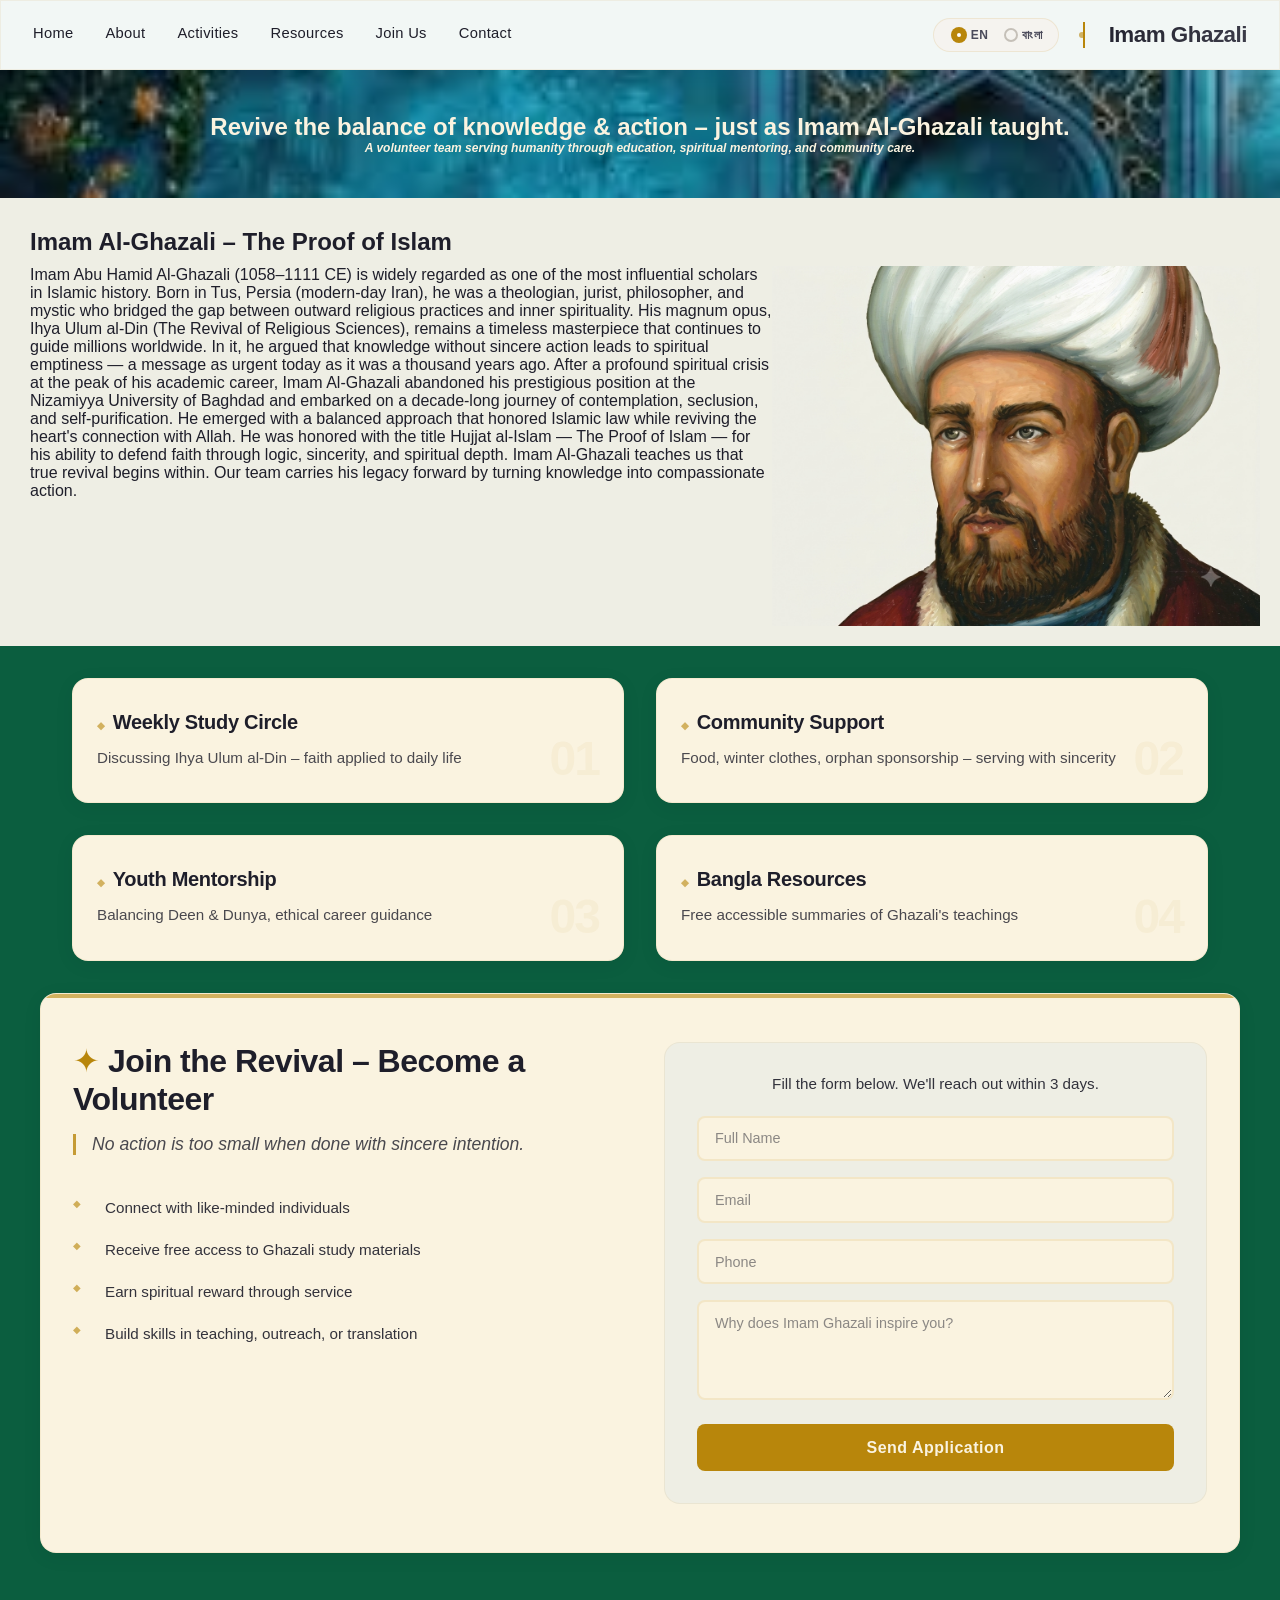
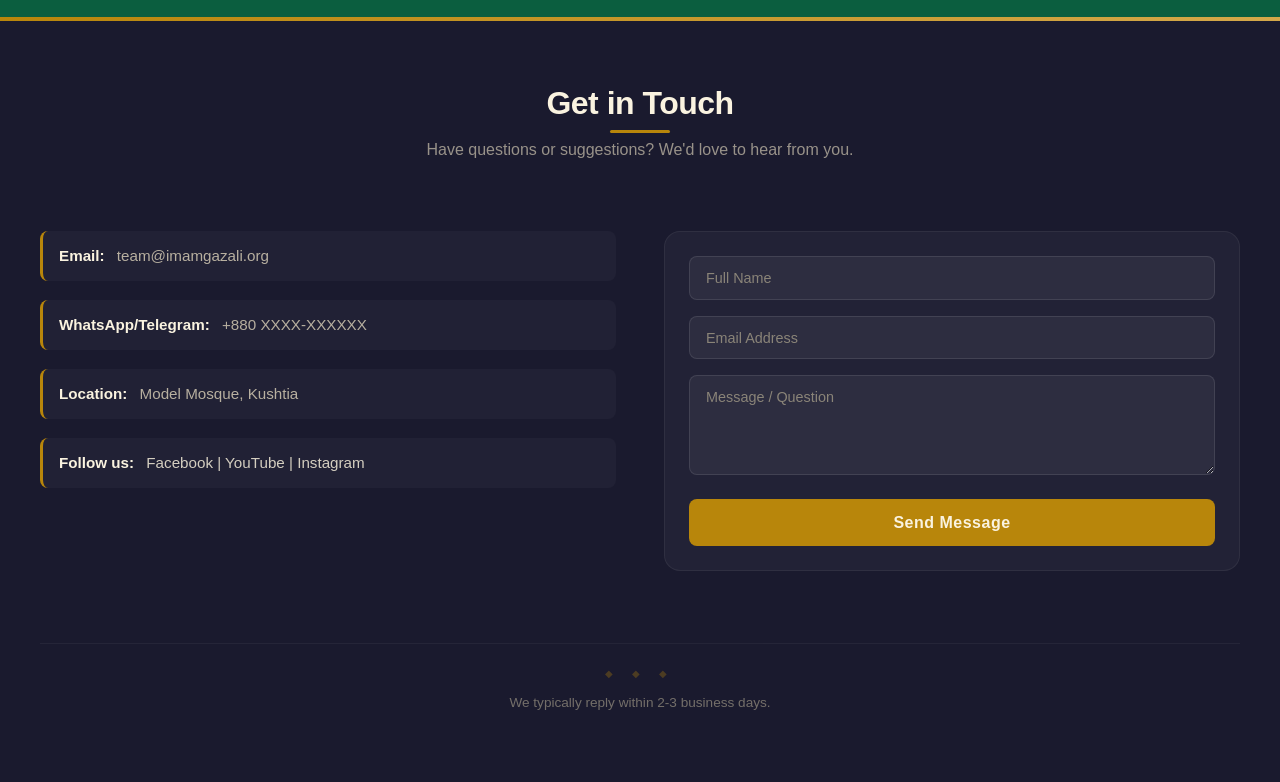
<file: index.html>
<!DOCTYPE html>
<html lang="en">
<head>
  <meta charset="UTF-8">
  <meta name="viewport" content="width=device-width, initial-scale=1.0">
  <meta http-equiv="X-UA-Compatible" content="ie=edge">
  <title>Imam Ghazali | Islamic Website</title>
  <link rel="stylesheet" href="style.css">
</head>
<body>
  <header>
    <div class="header-left">
      <nav>
        <a href="#home">Home</a>
        <a href="#about">About</a>
        <a href="#activities">Activities</a>
        <a href="#resources">Resources</a>
        <a href="#join-us">Join Us</a>
        <a href="#contact">Contact</a>
      </nav>
    </div>

    <div class="header-right">
      <div class="choose-lang-container">
        <label>
          <input type="radio" name="language" value="en" checked> EN
        </label>
        <label>
          <input type="radio" name="language" value="bn"> বাংলা
        </label>
      </div>
      <div class="logo" data-en="Imam Ghazali" data-bn="ইমাম গাজালি">
        Imam Ghazali
      </div>
    </div>
  </header>



  <main>
    <section class="hero-section" id="home">
      <h1 class="hero-text" data-en="Revive the balance of knowledge & action – just as Imam Al-Ghazali taught." data-bn=" ইমাম গাজালির শিক্ষা: জ্ঞান ও কর্মে">Revive the balance of knowledge & action – just as Imam Al-Ghazali taught.</h1>
      <h3 class="sub-hero-text" data-en="A volunteer team serving humanity through education, spiritual mentoring, and community care." data-bn="একটি স্বেচ্ছাসেবী দল, যে কাজ করে শিক্ষা, আত্মিক প্রশিক্ষণ, এবং মানবসেবার মাধ্যমে।">A volunteer team serving humanity through education, spiritual mentoring, and community care.</h3>
    </section>
    <!--
        <section>
          <button>Our Activities</button>
          <button>Become a volunteer</button>
        </section>
        -->
    <section class="about-imam-ghazali" id="about">
      <div class="about-imam-ghazali-txt">
        <h2 class="title" data-en="Imam Al-Ghazali – The Proof of Islam" data-bn="ইমাম গাজালি – হুজ্জাতুল ইসলাম (ইসলামের প্রমাণ)">Imam Al-Ghazali – The Proof of Islam</h2>

        <img src="imam-ghazali.png" alt="" class="about-imam-ghazali-img">
        <p class="some-info" data-en="Imam Abu Hamid Al-Ghazali (1058–1111 CE) is widely regarded as one of the most influential scholars in Islamic history. Born in Tus, Persia (modern-day Iran), he was a theologian, jurist, philosopher, and mystic who bridged the gap between outward religious practices and inner spirituality.

          His magnum opus, Ihya Ulum al-Din (The Revival of Religious Sciences), remains a timeless masterpiece that continues to guide millions worldwide. In it, he argued that knowledge without sincere action leads to spiritual emptiness — a message as urgent today as it was a thousand years ago.

          After a profound spiritual crisis at the peak of his academic career, Imam Al-Ghazali abandoned his prestigious position at the Nizamiyya University of Baghdad and embarked on a decade-long journey of contemplation, seclusion, and self-purification. He emerged with a balanced approach that honored Islamic law while reviving the heart's connection with Allah.

          He was honored with the title Hujjat al-Islam — The Proof of Islam — for his ability to defend faith through logic, sincerity, and spiritual depth.

          Imam Al-Ghazali teaches us that true revival begins within. Our team carries his legacy forward by turning knowledge into compassionate action." data-bn="ইমাম আবু হামিদ আল-গাজালি (১০৫৮–১১১১ খ্রিস্টাব্দ) ইসলামের ইতিহাসের অন্যতম প্রভাবশালী চিন্তাবিদ হিসেবে স্বীকৃত। পারস্যের তুস শহরে (বর্তমান ইরান) জন্মগ্রহণকারী এই মহান ব্যক্তিত্ব ছিলেন একজন মুতাকাল্লিম (ধর্মতত্ত্ববিদ), ফকিহ (আইনবিদ), দার্শনিক ও সুফি। তিনি বাহ্যিক ইবাদত ও আত্মিক জগতের মধ্যে সেতুবন্ধন রচনা করেছিলেন।

          তার অতুলনীয় গ্রন্থ ইহয়া উলূমিদ্দীন (ধর্মীয় বিজ্ঞানের পুনর্জাগরণ) চিরায়ত এক মণিকাঞ্চন, যা আজও বিশ্বব্যাপী লক্ষ লক্ষ মানুষকে পথ দেখায়। এই গ্রন্থে তিনি যুক্তি দিয়েছেন — জ্ঞান যদি আন্তরিক কর্মে রূপ না নেয়, তাহলে তা আত্মিক শূন্যতার জন্ম দেয়। এই বাণী আজও হাজার বছর আগের মতোই প্রাসঙ্গিক।

          একাডেমিক ক্যারিয়ারের চূড়ায় পৌঁছে আধ্যাত্মিক সংকটে পড়ে ইমাম গাজালি বাগদাদের নিজামিয়া বিশ্ববিদ্যালয়ের সম্মানিত পদ ছেড়ে দেন। অতঃপর প্রায় এক দশক তিনি ধ্যান, নির্জনতা ও আত্মশুদ্ধির পথে কাটান। এরপর তিনি এমন এক ভারসাম্যপূর্ণ দর্শন নিয়ে আবির্ভূত হন, যা শরিয়তের অনুসরণের পাশাপাশি আল্লাহর সাথে হৃদয়ের সংযোগকে জাগ্রত করে।

          তিনি হুজ্জাতুল ইসলাম বা ইসলামের প্রমাণ উপাধিতে ভূষিত হন — কারণ তিনি যুক্তি, আন্তরিকতা ও আধ্যাত্মিক গভীরতার মাধ্যমে ঈমানকে রক্ষা করতে পেরেছিলেন।

          ইমাম গাজালি আমাদের শেখান — প্রকৃত পুনর্জাগরণ শুরু হয় অন্তর থেকে। আমাদের দল তাঁর এই উত্তরাধিকার বহন করে চলেছে, জ্ঞানকে করুণাময় কর্মে রূপান্তরিত করার মাধ্যমে।">
          Imam Abu Hamid Al-Ghazali (1058–1111 CE) is widely regarded as one of the most influential scholars in Islamic history. Born in Tus, Persia (modern-day Iran), he was a theologian, jurist, philosopher, and mystic who bridged the gap between outward religious practices and inner spirituality.

          His magnum opus, Ihya Ulum al-Din (The Revival of Religious Sciences), remains a timeless masterpiece that continues to guide millions worldwide. In it, he argued that knowledge without sincere action leads to spiritual emptiness — a message as urgent today as it was a thousand years ago.

          After a profound spiritual crisis at the peak of his academic career, Imam Al-Ghazali abandoned his prestigious position at the Nizamiyya University of Baghdad and embarked on a decade-long journey of contemplation, seclusion, and self-purification. He emerged with a balanced approach that honored Islamic law while reviving the heart's connection with Allah.

          He was honored with the title Hujjat al-Islam — The Proof of Islam — for his ability to defend faith through logic, sincerity, and spiritual depth.

          Imam Al-Ghazali teaches us that true revival begins within. Our team carries his legacy forward by turning knowledge into compassionate action.
        </p>
      </div>
    </section>

    <section class="card-container" id="activities">
      <div class="card">
        <h3 data-en="Weekly Study Circle" data-bn="সাপ্তাহিক পাঠচক্র">Weekly Study Circle</h3>
        <p data-en="Discussing Ihya Ulum al-Din – faith applied to daily life" data-bn="ইহয়া উলূমিদ্দীন পাঠ – দৈনন্দিন জীবনে ঈমানের প্রয়োগ">
          Discussing Ihya Ulum al-Din – faith applied to daily life
        </p>
      </div>
      <div class="card">
        <h3 data-en="Community Support" data-bn="কমিউনিটি সহায়তা">Community Support</h3>
        <p data-en="Food, winter clothes, orphan sponsorship – serving with sincerity" data-bn="খাদ্য, শীতবস্ত্র, এতিম পোষণ – আন্তরিকতায় সেবা">
          Food, winter clothes, orphan sponsorship – serving with sincerity
        </p>
      </div>
      <div class="card">
        <h3 data-en="Youth Mentorship" data-bn="যুব মেন্টরশিপ">Youth Mentorship</h3>
        <p data-en="Balancing Deen & Dunya, ethical career guidance" data-bn="দীন ও দুনিয়ার সামঞ্জস্য, নৈতিক ক্যারিয়ার গাইডলাইন">
          Balancing Deen & Dunya, ethical career guidance
        </p>
      </div>
      <div class="card">
        <h3 data-en="Bangla Resources" data-bn="বাংলা রিসোর্স">Bangla Resources</h3>
        <p data-en="Free accessible summaries of Ghazali's teachings" data-bn="গাজালির শিক্ষার সহজ ও বিনামূল্যে বাংলা সারাংশ">
          Free accessible summaries of Ghazali's teachings
        </p>
      </div>
    </section>

    <section class="resources-container" id="resources">
      <!-- note: ill do it later. i dont want to take headache now  -->

    </section>

    <section class="join-us" id="join-us">
      <div class="join-left">
        <h2 data-en="Join the Revival – Become a Volunteer" data-bn="পুনর্জাগরণে যোগ দিন – স্বেচ্ছাসেবক হোন">Join the Revival – Become a Volunteer</h2>
        <p data-en="No action is too small when done with sincere intention." data-bn="আন্তরিক নিয়তে করা ছোট কাজও বড় হয়ে ওঠে।">
          No action is too small when done with sincere intention.
        </p>
        <ul>
          <li data-en="Connect with like-minded individuals" data-bn="সচেতন ও আন্তরিক মানুষদের সাথে সংযোগ গড়ুন">Connect with like-minded individuals</li>
          <li data-en="Receive free access to Ghazali study materials" data-bn="বিনামূল্যে গাজালির শিক্ষার উপকরণ পান">Receive free access to Ghazali study materials</li>
          <li data-en="Earn spiritual reward through service" data-bn="সেবার মাধ্যমে আখিরাতের মূল্য অর্জন করুন">Earn spiritual reward through service</li>
          <li data-en="Build skills in teaching, outreach, or translation" data-bn="শিক্ষাদান, আউটরিচ বা অনুবাদে দক্ষতা বিকাশ করুন">Build skills in teaching, outreach, or translation</li>
        </ul>
      </div>

      <div class="join-right">
        <p data-en="Fill the form below. We'll reach out within 3 days." data-bn="নিচের ফর্মটি পূরণ করুন। ৩ দিনের মধ্যে আমরা যোগাযোগ করব।">
          Fill the form below. We'll reach out within 3 days.
        </p>

        <form action="https://formsubmit.co/gazzalikushtia@gmail.com" method="POST">
          <input type="hidden" name="_subject" value="New Join Us Application">
          <input type="hidden" name="_captcha" value="false">
          <input type="hidden" name="_next" value="https://ruphasan.github.io/Imam-Ghazali/join-us.html">
          <input type="text" name="name" placeholder="Full Name" data-en-placeholder="Full Name" data-bn-placeholder="পূর্ণ নাম" required>
          <input type="email" name="email" placeholder="Email" data-en-placeholder="Email" data-bn-placeholder="ইমেইল" required>
          <input type="tel" name="phone" placeholder="Phone" data-en-placeholder="Phone" data-bn-placeholder="ফোন নম্বর">
          <textarea name="message" placeholder="Why does Imam Ghazali inspire you?" data-en-placeholder="Why does Imam Ghazali inspire you?" data-bn-placeholder="ইমাম গাজালি আপনাকে কেন অনুপ্রাণিত করেন?"></textarea>
          <button type="submit" data-en="Send Application" data-bn="আবেদন পাঠান">Send Application</button>
        </form>
      </div>
    </section>

  </main>





  <footer id="contact">
    <h2 data-en="Get in Touch" data-bn="যোগাযোগ করুন">Get in Touch</h2>
    <p data-en="Have questions or suggestions? We'd love to hear from you." data-bn="কোনো প্রশ্ন বা পরামর্শ আছে? আমরা শুনতে চাই।">
      Have questions or suggestions? We'd love to hear from you.
    </p>

    <div class="contact-container">
      <!-- Left Column: Contact Info -->
      <div class="contact-info">
        <p>
          <strong data-en="Email:" data-bn="ইমেইল:">Email:</strong> <span data-en="team@imamgazali.org" data-bn="team@imamgazali.org">team@imamgazali.org</span>
          <!-- note add email addrace here -->
        </p>
        <p>
          <strong data-en="WhatsApp/Telegram:" data-bn="হোয়াটসঅ্যাপ/টেলিগ্রাম:">WhatsApp/Telegram:</strong> <span data-en="+880 XXXX-XXXXXX" data-bn="+880 XXXX-XXXXXX">+880 XXXX-XXXXXX</span>
        </p>
        <p>
          <strong data-en="Location:" data-bn="ঠিকানা:">Location:</strong> <span data-en="Model Mosque, Kushtia" data-bn="মডেল মসজিদ ,কুষ্টিয়া">Model Mosque, Kushtia</span>
        </p>
        <p>
          <strong data-en="Follow us:" data-bn="আমাদের ফলো করুন:">Follow us:</strong> Facebook | YouTube | Instagram
        </p>
      </div>

      <!-- Right Column: Contact Form -->
      <div class="contact-form">
        <form action="https://formsubmit.co/gazzalikushtia@gmail.com" method="POST">
          <input type="hidden" name="_subject" value="New Contact Form Message">
          <input type="hidden" name="_captcha" value="false">
          <input type="text" placeholder="Full Name" name="contact_name" data-en-placeholder="Full Name" data-bn-placeholder="পূর্ণ নাম">
          <input type="email"  name="contact_email" placeholder="Email Address" data-en-placeholder="Email Address" data-bn-placeholder="ইমেইল ঠিকানা">
          <textarea rows="4" name="contact_message" placeholder="Message / Question" data-en-placeholder="Message / Question" data-bn-placeholder="বার্তা / প্রশ্ন"></textarea>
          <button type="submit" data-en="Send Message" data-bn="বার্তা পাঠান">Send Message</button>
        </form>
      </div>
    </div>

    <p class="contact-note" data-en="We typically reply within 2-3 business days." data-bn="আমরা সাধারণত ২-৩ কার্যদিবসের মধ্যে জবাব দেই。">
      We typically reply within 2-3 business days.
    </p>
  </footer>
  <script src="script.js"></script>
</body>
</html>
</file>
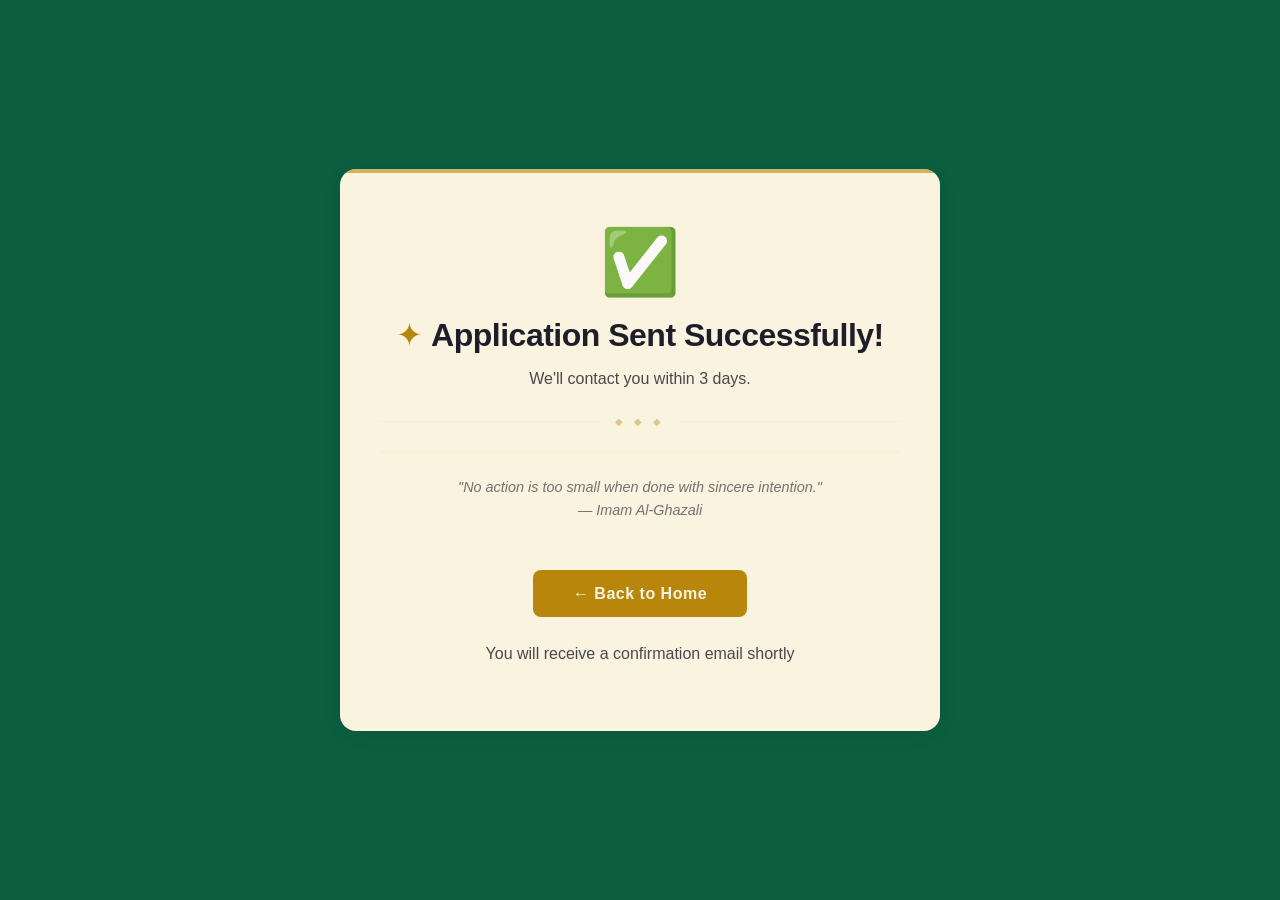
<file: join-us.html>
<!DOCTYPE html>
<html lang="en">
<head>
  <meta charset="UTF-8">
  <meta name="viewport" content="width=device-width, initial-scale=1.0">
  <title>Thank You - Imam Ghazali</title>
  <style>
    :root {
      --bg-primary: #0B5E3F;
      --bg-secondary: #FAF3E0;
      --bg-special: #EEEEE4;
      --text-color: #1e1e2a;
      --accent: #b8860b;
      --accent-light: #d4a84a;
      --shadow-sm: 0 4px 20px rgba(0, 0, 0, 0.06);
      --radius-lg: 16px;
      --transition-smooth: all 0.3s cubic-bezier(0.4, 0, 0.2, 1);
    }

    * {
      margin: 0;
      padding: 0;
      box-sizing: border-box;
      font-family: 'Poppins', sans-serif;
    }

    body {
      background: var(--bg-primary);
      min-height: 100vh;
      display: flex;
      justify-content: center;
      align-items: center;
      padding: 2rem;
      margin: 0;
    }

    .thank-you-container {
      background: var(--bg-secondary);
      max-width: 600px;
      width: 100%;
      padding: 3.5rem 2.5rem;
      border-radius: var(--radius-lg);
      box-shadow: var(--shadow-sm);
      text-align: center;
      position: relative;
      overflow: hidden;
      animation: fadeInUp 0.6s ease;
    }

    /* Decorative top line */
    .thank-you-container::before {
      content: '';
      position: absolute;
      top: 0;
      left: 0;
      width: 100%;
      height: 4px;
      background: var(--accent);
      opacity: 0.6;
    }

    @keyframes fadeInUp {
      from {
        opacity: 0;
        transform: translateY(30px);
      }
      to {
        opacity: 1;
        transform: translateY(0);
      }
    }

    /* Success icon */
    .success-icon {
      font-size: 4rem;
      margin-bottom: 1rem;
      display: block;
      animation: bounceIn 0.8s ease;
    }

    @keyframes bounceIn {
      0% { transform: scale(0); }
      50% { transform: scale(1.2); }
      70% { transform: scale(0.9); }
      100% { transform: scale(1); }
    }

    .thank-you-container h2 {
      color: var(--text-color);
      font-size: 2rem;
      font-weight: 700;
      margin-bottom: 0.75rem;
      letter-spacing: -0.5px;
    }

    .thank-you-container h2::before {
      content: '✦ ';
      color: var(--accent);
      font-weight: 400;
    }

    .thank-you-container p {
      color: var(--text-color);
      font-size: 1rem;
      line-height: 1.6;
      opacity: 0.8;
      margin-bottom: 0.5rem;
    }

    .thank-you-container .sub-message {
      color: var(--text-color);
      font-size: 0.9rem;
      opacity: 0.6;
      margin-bottom: 2rem;
      font-style: italic;
      border-top: 1px solid rgba(184, 134, 11, 0.12);
      padding-top: 1.5rem;
    }

    /* Decorative divider */
    .divider {
      display: flex;
      align-items: center;
      justify-content: center;
      gap: 0.8rem;
      margin: 1.5rem 0;
    }

    .divider span {
      color: var(--accent);
      font-size: 0.6rem;
      letter-spacing: 4px;
      opacity: 0.4;
    }

    .divider .line {
      flex: 1;
      height: 1px;
      background: rgba(184, 134, 11, 0.12);
    }

    /* Back button */
    .back-btn {
      display: inline-block;
      background: var(--accent);
      color: var(--bg-secondary);
      padding: 0.9rem 2.5rem;
      border: none;
      border-radius: 8px;
      font-size: 1rem;
      font-weight: 600;
      cursor: pointer;
      transition: var(--transition-smooth);
      text-decoration: none;
      letter-spacing: 0.5px;
      margin-top: 1rem;
    }

    .back-btn:hover {
      background: #a0750a;
      transform: translateY(-2px);
      box-shadow: 0 8px 25px rgba(184, 134, 11, 0.25);
    }

    .back-btn:active {
      transform: translateY(0);
    }

    /* Small note */
    .note {
      margin-top: 1.5rem;
      color: var(--text-color);
      font-size: 0.75rem;
      opacity: 0.4;
    }

    /* Responsive */
    @media (max-width: 768px) {
      .thank-you-container {
        padding: 2.5rem 1.5rem;
        margin: 1rem;
      }

      .success-icon {
        font-size: 3rem;
      }

      .thank-you-container h2 {
        font-size: 1.5rem;
      }

      .thank-you-container p {
        font-size: 0.9rem;
      }

      .back-btn {
        padding: 0.8rem 2rem;
        font-size: 0.9rem;
        width: 100%;
      }
    }

    @media (max-width: 480px) {
      .thank-you-container {
        padding: 2rem 1.2rem;
      }

      .success-icon {
        font-size: 2.5rem;
      }

      .thank-you-container h2 {
        font-size: 1.3rem;
      }

      .thank-you-container p {
        font-size: 0.85rem;
      }

      .back-btn {
        padding: 0.7rem 1.5rem;
        font-size: 0.85rem;
      }
    }
  </style>
</head>
<body>
  <div class="thank-you-container">
    <span class="success-icon">✅</span>
    <h2>Application Sent Successfully!</h2>
    <p>We'll contact you within 3 days.</p>
    
    <div class="divider">
      <span class="line"></span>
      <span>◆ ◆ ◆</span>
      <span class="line"></span>
    </div>
    
    <p class="sub-message">
      "No action is too small when done with sincere intention."<br>
      — Imam Al-Ghazali
    </p>
    
    <a href="index.html" class="back-btn">← Back to Home</a>
    <p class="note">You will receive a confirmation email shortly</p>
  </div>
</body>
</html>
</file>
<file: style.css>
:root {
  --bg-primary: #0B5E3F;
  --bg-secondary: #FAF3E0;
  --bg-special: #EEEEE4;
  --text-color: #1e1e2a;
  --accent: #b8860b;
  --accent-light: #d4a84a;
  --shadow-sm: 0 4px 20px rgba(0, 0, 0, 0.06);
  --radius-lg: 16px;
  --transition-smooth: all 0.3s cubic-bezier(0.4, 0, 0.2, 1);
  --transition-smooth-slow: all 0.6s ease;
}
* {
  margin: 0;
  padding: 0;
  box-sizing: border-box;
  font-family: Poppins, Sans-Serif;
  scroll-margin-top: 70px;
  scroll-behavior: smooth;
}
body {
  background-color: var(--bg-primary);
  color: var(--text-color);
  overflow-x: hidden !important;
  width: 100%;
  min-height: 100vh;
  scroll-behavior: smooth;
}

/* Update your header */
header {
  width: 100%;
  position: sticky;
  top: 0;
  background: var(--bg-secondary);
  display: flex;
  justify-content: space-between;
  align-items: center;
  flex-direction: row;
  height: 70px;
  padding: 0 2rem;
  box-shadow: var(--shadow-sm);
  border: 1px solid rgba(184, 134, 11, 0.08);
  backdrop-filter: blur(10px);
  background: rgba(255, 255, 255, 0.95);
  z-index: 100;
  transition: var(--transition-smooth);
}

/* Add subtle shadow on scroll */
header.scrolled {
  box-shadow: 0 8px 30px rgba(0, 0, 0, 0.08);
}

/* Left and right containers */
.header-right,
.header-left {
  display: flex;
  align-items: center;
}

.header-left {
  flex: 1;
}

.header-right {
  gap: 1.5rem;
  justify-content: flex-end;
}

/* Navigation - keep your styles, just add these improvements */
nav {
  display: flex;
  gap: 2rem;
  align-items: center;
}

nav a {
  text-decoration: none;
  color: var(--text-color);
  font-weight: 500;
  font-size: 0.92rem;
  transition: var(--transition-smooth);
  position: relative;
  padding-bottom: 5px;
  letter-spacing: 0.3px;
}

/* Your underline effect - KEPT EXACTLY AS IS */
nav a::after {
  content: '';
  position: absolute;
  bottom: 0;
  left: 0;
  width: 0;
  height: 2px;
  background: var(--accent);
  transition: width 0.3s ease;
}

nav a:hover::after {
  width: 100%;
}

nav a:hover {
  color: var(--accent);
}

nav a.active {
  color: var(--accent);
}

nav a.active::after {
  width: 100%;
}

/* Language selector - ENHANCED */
.choose-lang-container {
  display: flex;
  align-items: center;
  gap: 0.25rem;
  background: #f5f3ef;
  padding: 0.3rem 0.6rem 0.3rem 0.8rem;
  border-radius: 40px;
  border: 1px solid rgba(184, 134, 11, 0.12);
  transition: var(--transition-smooth);
}

.choose-lang-container:hover {
  background: #f0ece6;
  border-color: rgba(184, 134, 11, 0.25);
}

.choose-lang-container label {
  display: flex;
  align-items: center;
  gap: 0.3rem;
  font-size: 0.75rem;
  font-weight: 600;
  color: #4a4a5a;
  cursor: pointer;
  padding: 0.25rem 0.35rem;
  border-radius: 30px;
  transition: var(--transition-smooth);
  letter-spacing: 0.5px;
  text-transform: uppercase;
}

.choose-lang-container label:hover {
  color: var(--accent);
}

.choose-lang-container input[type="radio"] {
  appearance: none;
  width: 14px;
  height: 14px;
  border: 2px solid #c5c0b8;
  border-radius: 50%;
  margin: 0;
  transition: var(--transition-smooth);
  cursor: pointer;
  position: relative;
  flex-shrink: 0;
}

.choose-lang-container input[type="radio"]:checked {
  border-color: var(--accent);
  background: var(--accent);
  box-shadow: 0 0 0 1px var(--accent);
}

.choose-lang-container input[type="radio"]:checked::after {
  content: '';
  position: absolute;
  top: 50%;
  left: 50%;
  transform: translate(-50%, -50%);
  width: 4px;
  height: 4px;
  background: white;
  border-radius: 50%;
}

/* Logo - ENHANCED (most right) */
.logo {
  font-size: 1.4rem;
  font-weight: 700;
  letter-spacing: -0.5px;
  background: linear-gradient(135deg, #1e1e2a 0%, #3d3d4a 100%);
  -webkit-background-clip: text;
  -webkit-text-fill-color: transparent;
  background-clip: text;
  padding-left: 1.5rem;
  border-left: 2.5px solid var(--accent);
  white-space: nowrap;
  transition: var(--transition-smooth);
  position: relative;
}

/* Decorative dot before logo */
.logo::before {
  content: '';
  position: absolute;
  left: -6px;
  top: 50%;
  transform: translateY(-50%);
  width: 6px;
  height: 6px;
  background: var(--accent);
  border-radius: 50%;
  opacity: 0.6;
}

.logo:hover {
  transform: scale(1.02);
  filter: drop-shadow(0 2px 8px rgba(184, 134, 11, 0.15));
}

/* Responsive adjustments */
@media (max-width: 1024px) {
  header {
    padding: 0 1.5rem;
    height: 65px;
  }

  nav {
    gap: 1.5rem;
  }

  nav a {
    font-size: 0.85rem;
  }

  .logo {
    font-size: 1.2rem;
    padding-left: 1rem;
  }
}

@media (max-width: 768px) {
  header {
    padding: 0 1rem;
    height: auto;
    min-height: 60px;
    flex-wrap: wrap;
    gap: 0.5rem;
    border-radius: 12px;
  }

  .header-left {
    flex: 1 1 100%;
    order: 2;
  }

  .header-right {
    flex: 1;
    order: 1;
    gap: 1rem;
  }

  nav {
    gap: 1rem;
    flex-wrap: wrap;
    justify-content: center;
    padding: 0.25rem 0;
  }

  nav a {
    font-size: 0.8rem;
  }

  .choose-lang-container {
    padding: 0.2rem 0.4rem 0.2rem 0.6rem;
  }

  .choose-lang-container label {
    font-size: 0.65rem;
  }

  .logo {
    font-size: 1rem;
    padding-left: 0.8rem;
    border-left-width: 2px;
  }

  .logo::before {
    display: none;
  }
}

@media (max-width: 480px) {
  header {
    padding: 0 0.75rem;
    gap: 0.25rem;
  }

  nav {
    gap: 0.65rem;
  }

  nav a {
    font-size: 0.7rem;
    padding-bottom: 3px;
  }

  .header-right {
    gap: 0.5rem;
  }

  .choose-lang-container label {
    font-size: 0.6rem;
    padding: 0.15rem 0.2rem;
  }

  .choose-lang-container input[type="radio"] {
    width: 11px;
    height: 11px;
  }

  .logo {
    font-size: 0.85rem;
    padding-left: 0.6rem;
  }
}


/*Hero section*/
.hero-section {
  background-image: url('/islamic-bg.jpeg');
  background-size: cover;
  background-repeat: no-repeat;
  color: var(--bg-secondary);
  height: 8rem;
  text-align: center;
  display: flex;
  justify-content: center;
  align-items: center;
  flex-direction: column;
}

.sub-hero-text {
  font-style: italic;
  font-size: 12px;
}

/* The Imam ghazalis history part */
.about-imam-ghazali {
  width: 100%;
  height: auto;
  background-color: var(--bg-special);
  padding: 20px;
  overflow: hidden;
}

.title {
  margin: 10px;
}

.some-info {
  transform: translateX(-100%);
  transition: var(--transition-smooth-slow);
  margin: 10px;
  font-weight: 300;
}
.some-info.show {
  transform: translateX(0%);
}

.about-imam-ghazali-img {
  float: right;
  height: 40vmin;
  width: auto;
  transform: translateX(100%);
  transition: var(--transition-smooth-slow);
}
.about-imam-ghazali-img.show {
  transform: translateX(0);
}

/* Card Container - 2x2 grid layout */
.card-container {
  display: grid;
  grid-template-columns: 1fr 1fr;
  gap: 2rem;
  max-width: 1200px;
  margin: 0 auto;
  padding: 2rem;
}

/* Individual Card */
.card {
  background: var(--bg-secondary);
  padding: 2rem 1.5rem;
  border-radius: var(--radius-lg);
  box-shadow: var(--shadow-sm);
  border: 1px solid rgba(184, 134, 11, 0.08);
  transition: var(--transition-smooth);
  position: relative;
  overflow: hidden;
}

/* Decorative accent line at top of card */
.card::before {
  content: '';
  position: absolute;
  top: 0;
  left: 0;
  width: 100%;
  height: 4px;
  background: var(--accent);
  opacity: 0;
  transition: var(--transition-smooth);
}

.card:hover::before {
  opacity: 1;
}

/* Card hover effect */
.card:hover {
  transform: translateY(-4px);
  box-shadow: 0 12px 40px rgba(0, 0, 0, 0.08);
  border-color: rgba(184, 134, 11, 0.2);
}

/* Card heading */
.card h3 {
  color: var(--text-color);
  font-size: 1.25rem;
  font-weight: 600;
  margin-bottom: 0.75rem;
  letter-spacing: -0.3px;
  position: relative;
}

/* Decorative dot before heading */
.card h3::before {
  content: '◆';
  color: var(--accent);
  font-size: 0.6rem;
  margin-right: 0.5rem;
  display: inline-block;
  opacity: 0.6;
}

/* Card paragraph */
.card p {
  color: var(--text-color);
  font-size: 0.95rem;
  line-height: 1.6;
  opacity: 0.8;
  margin: 0;
}

/* Optional: Add subtle icon or number to each card */
.card:nth-child(1)::after {
  content: '01';
  position: absolute;
  bottom: 1rem;
  right: 1.5rem;
  font-size: 3rem;
  font-weight: 700;
  color: var(--accent);
  opacity: 0.05;
  letter-spacing: -2px;
}

.card:nth-child(2)::after {
  content: '02';
  position: absolute;
  bottom: 1rem;
  right: 1.5rem;
  font-size: 3rem;
  font-weight: 700;
  color: var(--accent);
  opacity: 0.05;
  letter-spacing: -2px;
}

.card:nth-child(3)::after {
  content: '03';
  position: absolute;
  bottom: 1rem;
  right: 1.5rem;
  font-size: 3rem;
  font-weight: 700;
  color: var(--accent);
  opacity: 0.05;
  letter-spacing: -2px;
}

.card:nth-child(4)::after {
  content: '04';
  position: absolute;
  bottom: 1rem;
  right: 1.5rem;
  font-size: 3rem;
  font-weight: 700;
  color: var(--accent);
  opacity: 0.05;
  letter-spacing: -2px;
}


/* Join Us Section */
.join-us {
  display: grid;
  grid-template-columns: 1fr 1fr;
  gap: 3rem;
  max-width: 1200px;
  margin: 0 auto;
  padding: 3rem 2rem;
  background: var(--bg-secondary);
  border-radius: var(--radius-lg);
  box-shadow: var(--shadow-sm);
  border: 1px solid rgba(184, 134, 11, 0.08);
  position: relative;
  overflow: hidden;
}

/* Decorative accent line at top */
.join-us::before {
  content: '';
  position: absolute;
  top: 0;
  left: 0;
  width: 100%;
  height: 4px;
  background: var(--accent);
  opacity: 0.6;
}

/* Left side styles */
.join-left {
  padding-right: 1rem;
}

.join-left h2 {
  color: var(--text-color);
  font-size: 2rem;
  font-weight: 700;
  margin-bottom: 1rem;
  letter-spacing: -0.5px;
  line-height: 1.2;
}

.join-left h2::before {
  content: '✦ ';
  color: var(--accent);
  font-weight: 400;
}

.join-left > p {
  color: var(--text-color);
  font-size: 1.1rem;
  opacity: 0.8;
  margin-bottom: 2rem;
  font-style: italic;
  border-left: 3px solid var(--accent);
  padding-left: 1rem;
}

.join-left ul {
  list-style: none;
  padding: 0;
  margin: 0;
}

.join-left ul li {
  color: var(--text-color);
  font-size: 0.95rem;
  padding: 0.6rem 0;
  padding-left: 2rem;
  position: relative;
  opacity: 0.9;
  line-height: 1.5;
}

/* Decorative bullet points */
.join-left ul li::before {
  content: '◆';
  color: var(--accent);
  position: absolute;
  left: 0;
  top: 0.6rem;
  font-size: 0.6rem;
  opacity: 0.7;
}

/* Right side styles */
.join-right {
  background: var(--bg-special);
  padding: 2rem;
  border-radius: var(--radius-lg);
  border: 1px solid rgba(184, 134, 11, 0.08);
}

.join-right > p {
  color: var(--text-color);
  font-size: 0.95rem;
  font-weight: 500;
  margin-bottom: 1.5rem;
  text-align: center;
  opacity: 0.9;
}

/* Form styles */
.join-right form {
  display: flex;
  flex-direction: column;
  gap: 1rem;
}

.join-right form input,
.join-right form textarea {
  padding: 0.8rem 1rem;
  border: 2px solid rgba(184, 134, 11, 0.12);
  border-radius: 8px;
  background: var(--bg-secondary);
  color: var(--text-color);
  font-size: 0.9rem;
  transition: var(--transition-smooth);
  outline: none;
  font-family: inherit;
}

.join-right form input::placeholder,
.join-right form textarea::placeholder {
  color: var(--text-color);
  opacity: 0.5;
}

.join-right form input:focus,
.join-right form textarea:focus {
  border-color: var(--accent);
  box-shadow: 0 0 0 3px rgba(184, 134, 11, 0.08);
}

.join-right form textarea {
  min-height: 100px;
  resize: vertical;
}

/* Submit button */
.join-right form button {
  background: var(--accent);
  color: var(--bg-secondary);
  padding: 0.9rem 2rem;
  border: none;
  border-radius: 8px;
  font-size: 1rem;
  font-weight: 600;
  cursor: pointer;
  transition: var(--transition-smooth);
  letter-spacing: 0.5px;
  margin-top: 0.5rem;
}

.join-right form button:hover {
  background: #a0750a;
  transform: translateY(-2px);
  box-shadow: 0 8px 25px rgba(184, 134, 11, 0.25);
}

.join-right form button:active {
  transform: translateY(0);
}

/* Footer - Dark Theme */
footer {
  background: #1a1a2e;
  color: #e8e4d8;
  padding: 4rem 2rem 2rem;
  margin-top: 4rem;
  border-top: 4px solid var(--accent);
  position: relative;
}

/* Decorative pattern at top */
footer::before {
  content: '';
  position: absolute;
  top: -4px;
  left: 0;
  width: 100%;
  height: 4px;
  background: linear-gradient(90deg, var(--accent), var(--accent-light), var(--accent));
  background-size: 200% 100%;
  animation: shimmer 3s ease-in-out infinite;
}

@keyframes shimmer {
  0%, 100% { background-position: -200% 0; }
  50% { background-position: 200% 0; }
}

/* Footer heading */
footer h2 {
  color: var(--bg-secondary);
  font-size: 2rem;
  font-weight: 700;
  text-align: center;
  margin-bottom: 0.5rem;
  letter-spacing: -0.5px;
}

footer h2::after {
  content: '';
  display: block;
  width: 60px;
  height: 3px;
  background: var(--accent);
  margin: 0.5rem auto 0;
  border-radius: 2px;
}

/* Subtitle */
footer > p {
  color: #b8b0a0;
  text-align: center;
  font-size: 1rem;
  margin-bottom: 2.5rem;
  opacity: 0.8;
}

/* Contact Container - 2 column layout */
.contact-container {
  display: grid;
  grid-template-columns: 1fr 1fr;
  gap: 3rem;
  max-width: 1200px;
  margin: 0 auto;
  padding: 2rem 0;
}

/* Left Column - Contact Info */
.contact-info {
  display: flex;
  flex-direction: column;
  gap: 1.2rem;
}

.contact-info p {
  color: #d4cec0;
  font-size: 0.95rem;
  line-height: 1.6;
  padding: 0.8rem 1rem;
  background: rgba(255, 255, 255, 0.03);
  border-radius: 8px;
  border-left: 3px solid var(--accent);
  transition: var(--transition-smooth);
}

.contact-info p:hover {
  background: rgba(255, 255, 255, 0.06);
  transform: translateX(4px);
}

.contact-info strong {
  color: var(--bg-secondary);
  font-weight: 600;
  margin-right: 0.5rem;
}

.contact-info span {
  color: #b8b0a0;
}

/* Social media links */
.contact-info p:last-child span {
  color: var(--accent);
  font-weight: 500;
  letter-spacing: 0.5px;
}

.contact-info p:last-child span:hover {
  color: var(--accent-light);
  cursor: pointer;
}

/* Right Column - Contact Form */
.contact-form {
  background: rgba(255, 255, 255, 0.04);
  padding: 1.5rem;
  border-radius: var(--radius-lg);
  border: 1px solid rgba(255, 255, 255, 0.06);
}

.contact-form form {
  display: flex;
  flex-direction: column;
  gap: 1rem;
}

.contact-form input,
.contact-form textarea {
  padding: 0.8rem 1rem;
  border: 1px solid rgba(255, 255, 255, 0.1);
  border-radius: 8px;
  background: rgba(255, 255, 255, 0.05);
  color: var(--bg-secondary);
  font-size: 0.9rem;
  transition: var(--transition-smooth);
  outline: none;
  font-family: inherit;
}

.contact-form input::placeholder,
.contact-form textarea::placeholder {
  color: #8a8478;
}

.contact-form input:focus,
.contact-form textarea:focus {
  border-color: var(--accent);
  background: rgba(255, 255, 255, 0.08);
  box-shadow: 0 0 0 3px rgba(184, 134, 11, 0.1);
}

.contact-form textarea {
  resize: vertical;
  min-height: 100px;
}

/* Submit button */
.contact-form button {
  background: var(--accent);
  color: var(--bg-secondary);
  padding: 0.9rem 2rem;
  border: none;
  border-radius: 8px;
  font-size: 1rem;
  font-weight: 600;
  cursor: pointer;
  transition: var(--transition-smooth);
  letter-spacing: 0.5px;
  margin-top: 0.5rem;
}

.contact-form button:hover {
  background: #a0750a;
  transform: translateY(-2px);
  box-shadow: 0 8px 30px rgba(184, 134, 11, 0.3);
}

.contact-form button:active {
  transform: translateY(0);
}

/* Bottom note */
.contact-note {
  text-align: center;
  color: #8a8478;
  font-size: 0.85rem;
  margin-top: 2.5rem;
  padding-top: 1.5rem;
  border-top: 1px solid rgba(255, 255, 255, 0.06);
  max-width: 1200px;
  margin-left: auto;
  margin-right: auto;
}

/* Decorative separator dots */
.contact-note::before {
  content: '◆ ◆ ◆';
  display: block;
  color: var(--accent);
  font-size: 0.6rem;
  letter-spacing: 8px;
  margin-bottom: 1rem;
  opacity: 0.4;
}


/* Hamburger Menu Button - Hidden by default, appears on mobile */
.hamburger {
  display: none;
  flex-direction: column;
  gap: 5px;
  cursor: pointer;
  padding: 5px;
  background: none;
  border: none;
  transition: var(--transition-smooth);
  z-index: 101;
}

.hamburger span {
  display: block;
  width: 25px;
  height: 2.5px;
  background: var(--text-color);
  border-radius: 2px;
  transition: var(--transition-smooth);
  transform-origin: center;
}

.hamburger.active span:nth-child(1) {
  transform: rotate(45deg) translate(5px, 5px);
}

.hamburger.active span:nth-child(2) {
  opacity: 0;
}

.hamburger.active span:nth-child(3) {
  transform: rotate(-45deg) translate(5px, -5px);
}

/* Mobile Menu Overlay */
.nav-overlay {
  display: none;
  position: fixed;
  top: 70px;
  left: 0;
  width: 100%;
  height: calc(100vh - 70px);
  background: rgba(0, 0, 0, 0.4);
  z-index: 99;
  opacity: 0;
  transition: opacity 0.3s ease;
}

.nav-overlay.active {
  display: block;
  opacity: 1;
}

/* Mobile Nav - clones desktop nav */
.nav-mobile {
  position: fixed;
  top: 70px;
  left: -100%;
  width: 280px;
  height: calc(100vh - 70px);
  background: var(--bg-secondary);
  padding: 2rem 1.5rem;
  box-shadow: 4px 0 30px rgba(0, 0, 0, 0.1);
  transition: left 0.3s cubic-bezier(0.4, 0, 0.2, 1);
  z-index: 100;
  overflow-y: auto;
}

.nav-mobile.open {
  left: 0;
}

.nav-mobile a {
  display: block;
  color: var(--text-color);
  text-decoration: none;
  font-weight: 500;
  font-size: 1.1rem;
  padding: 0.8rem 0;
  border-bottom: 1px solid rgba(184, 134, 11, 0.08);
  transition: var(--transition-smooth);
  position: relative;
}

.nav-mobile a::after {
  content: '';
  position: absolute;
  bottom: 0;
  left: 0;
  width: 0;
  height: 2px;
  background: var(--accent);
  transition: width 0.3s ease;
}

.nav-mobile a:hover::after {
  width: 100%;
}

.nav-mobile a:hover {
  color: var(--accent);
  padding-left: 8px;
}

.nav-mobile a.active {
  color: var(--accent);
}

.nav-mobile a.active::after {
  width: 100%;
}

/* Close button */
.nav-mobile .close-btn {
  display: block;
  text-align: right;
  font-size: 1.5rem;
  color: var(--text-color);
  cursor: pointer;
  padding-bottom: 1rem;
  border-bottom: 2px solid var(--accent);
  margin-bottom: 1.5rem;
}

.nav-mobile .close-btn:hover {
  color: var(--accent);
}

/* Responsive - Show hamburger on mobile */
@media (max-width: 768px) {
  /* Create hamburger button using pseudo elements */
  .header-left {
    order: 1;
    flex: 0 0 auto;
  }
  
  .header-right {
    order: 2;
    flex: 1;
    gap: 0.8rem;
  }
  
  /* Hide desktop nav */
  .header-left nav {
    display: none;
  }
  
  /* Show hamburger - created via JS */
  .hamburger {
    display: flex;
  }
  
  /* Adjust header */
  header {
    flex-wrap: nowrap;
    height: 70px;
    min-height: 70px;
    padding: 0 1rem;
    border-radius: 0;
  }
  
  .logo {
    font-size: 1.1rem;
    padding-left: 0.8rem;
    border-left-width: 2px;
  }
  
  .logo::before {
    display: none;
  }
  
  .choose-lang-container {
    padding: 0.2rem 0.4rem 0.2rem 0.6rem;
  }
  
  .choose-lang-container label {
    font-size: 0.6rem;
    padding: 0.15rem 0.2rem;
  }
  
  .choose-lang-container input[type="radio"] {
    width: 11px;
    height: 11px;
  }
}

@media (max-width: 480px) {
  header {
    padding: 0 0.6rem;
    height: 60px;
    min-height: 60px;
  }
  
  .logo {
    font-size: 0.9rem;
    padding-left: 0.6rem;
  }
  
  .choose-lang-container label {
    font-size: 0.55rem;
  }
  
  .choose-lang-container input[type="radio"] {
    width: 10px;
    height: 10px;
  }
  
  .nav-mobile {
    width: 240px;
    top: 60px;
    height: calc(100vh - 60px);
  }
  
  .nav-overlay {
    top: 60px;
    height: calc(100vh - 60px);
  }
}




/* ===== MOBILE RESPONSIVENESS ===== */

/* Tablet and small laptop adjustments */
@media (max-width: 1024px) {
  .card-container {
    gap: 1.5rem;
    padding: 1.5rem;
  }
  
  .join-us {
    gap: 2rem;
    padding: 2rem 1.5rem;
  }
  
  .contact-container {
    gap: 2rem;
    padding: 1.5rem 0;
  }
}

/* Mobile adjustments */
@media (max-width: 768px) {
  /* Hero Section */
  .hero-section {
    height: auto;
    min-height: 6rem;
    padding: 1.5rem 1rem;
  }
  
  .hero-text {
    font-size: 1.1rem;
    line-height: 1.4;
    padding: 0 0.5rem;
  }
  
  .sub-hero-text {
    font-size: 0.7rem;
    padding: 0 0.5rem;
    margin-top: 0.3rem;
  }
  
  /* About Imam Ghazali Section */
  .about-imam-ghazali {
    padding: 1rem;
  }
  
  .title {
    font-size: 1.3rem;
    margin: 0.5rem;
    text-align: center;
  }
  
  .about-imam-ghazali-img {
    float: none;
    display: block;
    height: auto;
    width: 80%;
    max-width: 250px;
    margin: 0 auto 1rem;
    transform: translateX(100%);
  }
  
  .about-imam-ghazali-img.show {
    transform: translateX(0);
  }
  
  .some-info {
    font-size: 0.9rem;
    line-height: 1.6;
    margin: 0.5rem;
    transform: translateX(-100%);
  }
  
  .some-info.show {
    transform: translateX(0);
  }
  
  /* Card Section - Make it 1 column on mobile */
  .card-container {
    grid-template-columns: 1fr;
    gap: 1.2rem;
    padding: 1rem;
  }
  
  .card {
    padding: 1.5rem 1.2rem;
  }
  
  .card h3 {
    font-size: 1.1rem;
  }
  
  .card p {
    font-size: 0.85rem;
  }
  
  .card:nth-child(1)::after,
  .card:nth-child(2)::after,
  .card:nth-child(3)::after,
  .card:nth-child(4)::after {
    font-size: 2.5rem;
    bottom: 0.5rem;
    right: 1rem;
  }
  
  /* Join Us Section - Make it 1 column */
  .join-us {
    grid-template-columns: 1fr;
    gap: 1.5rem;
    padding: 1.5rem 1rem;
    margin: 0 0.5rem;
    border-radius: 12px;
  }
  
  .join-left {
    padding-right: 0;
  }
  
  .join-left h2 {
    font-size: 1.5rem;
  }
  
  .join-left > p {
    font-size: 0.95rem;
    padding-left: 0.8rem;
  }
  
  .join-left ul li {
    font-size: 0.85rem;
    padding: 0.5rem 0;
    padding-left: 1.8rem;
  }
  
  .join-right {
    padding: 1.5rem 1rem;
  }
  
  .join-right > p {
    font-size: 0.85rem;
  }
  
  .join-right form input,
  .join-right form textarea {
    font-size: 0.85rem;
    padding: 0.7rem 0.9rem;
  }
  
  .join-right form button {
    font-size: 0.9rem;
    padding: 0.8rem 1.5rem;
  }
  
  /* Footer */
  footer {
    padding: 2.5rem 1rem 1.5rem;
    margin-top: 2.5rem;
  }
  
  footer h2 {
    font-size: 1.5rem;
  }
  
  footer > p {
    font-size: 0.85rem;
    margin-bottom: 1.5rem;
    padding: 0 0.5rem;
  }
  
  .contact-container {
    grid-template-columns: 1fr;
    gap: 1.5rem;
    padding: 1rem 0;
  }
  
  .contact-info p {
    font-size: 0.85rem;
    padding: 0.6rem 0.8rem;
  }
  
  .contact-form {
    padding: 1.2rem 1rem;
  }
  
  .contact-form input,
  .contact-form textarea {
    font-size: 0.85rem;
    padding: 0.7rem 0.9rem;
  }
  
  .contact-form button {
    font-size: 0.9rem;
    padding: 0.8rem 1.5rem;
  }
  
  .contact-note {
    font-size: 0.75rem;
    margin-top: 1.5rem;
    padding-top: 1rem;
  }
  
  .contact-note::before {
    font-size: 0.5rem;
    letter-spacing: 6px;
    margin-bottom: 0.7rem;
  }
}

/* Small mobile devices */
@media (max-width: 480px) {
  /* Hero */
  .hero-section {
    min-height: 5rem;
    padding: 1rem 0.8rem;
  }
  
  .hero-text {
    font-size: 0.95rem;
  }
  
  .sub-hero-text {
    font-size: 0.6rem;
  }
  
  /* About */
  .title {
    font-size: 1.1rem;
  }
  
  .about-imam-ghazali-img {
    width: 90%;
    max-width: 200px;
  }
  
  .some-info {
    font-size: 0.8rem;
  }
  
  /* Cards */
  .card-container {
    gap: 1rem;
    padding: 0.8rem;
  }
  
  .card {
    padding: 1.2rem 1rem;
  }
  
  .card h3 {
    font-size: 1rem;
  }
  
  .card p {
    font-size: 0.8rem;
  }
  
  .card:nth-child(1)::after,
  .card:nth-child(2)::after,
  .card:nth-child(3)::after,
  .card:nth-child(4)::after {
    font-size: 2rem;
    bottom: 0.3rem;
    right: 0.8rem;
  }
  
  /* Join */
  .join-us {
    padding: 1.2rem 0.8rem;
    gap: 1.2rem;
    margin: 0 0.3rem;
  }
  
  .join-left h2 {
    font-size: 1.3rem;
  }
  
  .join-left > p {
    font-size: 0.85rem;
  }
  
  .join-left ul li {
    font-size: 0.8rem;
  }
  
  .join-right {
    padding: 1rem 0.8rem;
  }
  
  .join-right form input,
  .join-right form textarea {
    font-size: 0.8rem;
    padding: 0.6rem 0.8rem;
  }
  
  .join-right form button {
    font-size: 0.85rem;
    padding: 0.7rem 1.2rem;
  }
  
  /* Footer */
  footer {
    padding: 2rem 0.8rem 1rem;
  }
  
  footer h2 {
    font-size: 1.3rem;
  }
  
  footer > p {
    font-size: 0.8rem;
  }
  
  .contact-info p {
    font-size: 0.8rem;
    padding: 0.5rem 0.7rem;
  }
  
  .contact-form {
    padding: 1rem 0.8rem;
  }
  
  .contact-form input,
  .contact-form textarea {
    font-size: 0.8rem;
    padding: 0.6rem 0.8rem;
  }
  
  .contact-form button {
    font-size: 0.85rem;
    padding: 0.7rem 1.2rem;
  }
  
  .contact-note {
    font-size: 0.7rem;
  }
}
</file>
